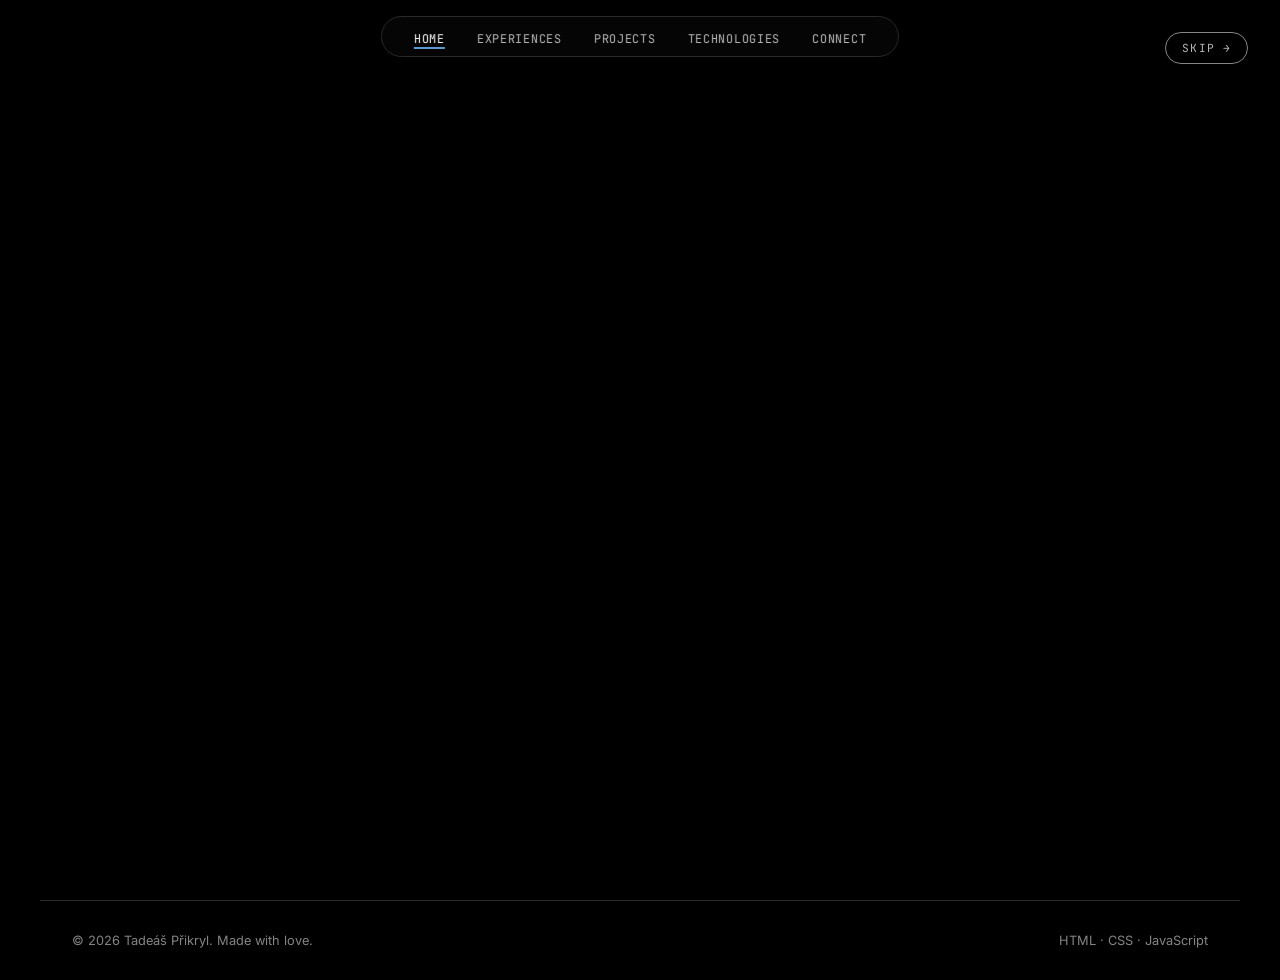
<file: index.html>
<!DOCTYPE html>
<html lang="cs">
<head>
  <meta charset="UTF-8">
  <meta name="viewport" content="width=device-width, initial-scale=1.0">
  <meta name="description" content="Tadeáš Přikryl - Portfolio">
  <title>Tadeáš Přikryl - Portfolio</title>
  <link rel="icon" type="image/svg+xml" href="img/logo.svg">
  <link rel="preconnect" href="https://fonts.googleapis.com">
  <link rel="preconnect" href="https://fonts.gstatic.com" crossorigin>
  <link href="https://fonts.googleapis.com/css2?family=Inter:opsz,wght@14..32,400;14..32,500;14..32,600;14..32,700;14..32,800&family=JetBrains+Mono:wght@400;500&display=swap" rel="stylesheet">
  <link rel="stylesheet" href="css/layout.css">
  <link rel="stylesheet" href="css/home.css">
</head>
<body class="no-scroll" data-page="home">
  <div id="opener" role="presentation" aria-hidden="true">
    <span id="opener-text" aria-hidden="true"></span>
    <button id="skip-opener" aria-label="Skip animation">SKIP &rarr;</button>
  </div>
  <a href="https://yoncz.github.io/" class="logo">
  <div class="logo-circle">
    <img src="img/logo.svg" alt="Home logo" class="logo-img">
  </div>
</a>
  <header>
    <nav id="navbar" aria-label="Hlavní navigace">
      <ul class="nav-links">
        <li><a href="index.html" class="nav-link" data-page="home">Home</a></li>
        <li><a href="experiences.html" class="nav-link" data-page="experiences">Experiences</a></li>
        <li><a href="projects.html" class="nav-link" data-page="projects">Projects</a></li>
        <li><a href="technologies.html" class="nav-link" data-page="technologies">Technologies</a></li>
        <li><a href="connect.html" class="nav-link" data-page="connect">Connect</a></li>
      </ul>
      <button class="hamburger" id="hamburger" aria-label="Otevřít navigační menu" aria-expanded="false" aria-controls="mobile-menu">
        <span class="ham-line"></span>
        <span class="ham-line"></span>
        <span class="ham-line"></span>
      </button>
    </nav>
    <div id="mobile-menu" class="mobile-menu" aria-hidden="true">
      <ul>
        <li><a href="index.html" class="mobile-link">Home</a></li>
        <li><a href="experiences.html" class="mobile-link">Experiences</a></li>
        <li><a href="projects.html" class="mobile-link">Projects</a></li>
        <li><a href="technologies.html" class="mobile-link">Technologies</a></li>
        <li><a href="connect.html" class="mobile-link">Connect</a></li>
      </ul>
    </div>
  </header>

  <main>
    <section id="home" aria-label="Úvod">
      <div class="home-card">
        <div class="home-content">
          <h1 class="home-name">
            <span>Tadeáš</span>
            <span>Přikryl</span>
          </h1>
          <p class="home-role">AI Engineer<span> / </span>Full-Stack Developer</p>
          <p class="home-intro">
            I focus on integrating AI into your software to bring automation and systems to life. I build high-performance web applications and AI-driven solutions.
          </p>
          <div class="home-button">
            <a href="projects.html" class="btn">My work</a>
            <a href="connect.html" class="btn">Connect with me</a>
          </div>
        </div>
      </div>
    </section>
  </main>

  <footer class="site-footer">
    <p>&copy; 2026 Tadeáš Přikryl. Made with love.</p>
    <p class="footer-tech">HTML · CSS · JavaScript</p>
  </footer>

  <script src="js/main.js"></script>
  <script src="js/home.js"></script>
</body>
</html>
</file>
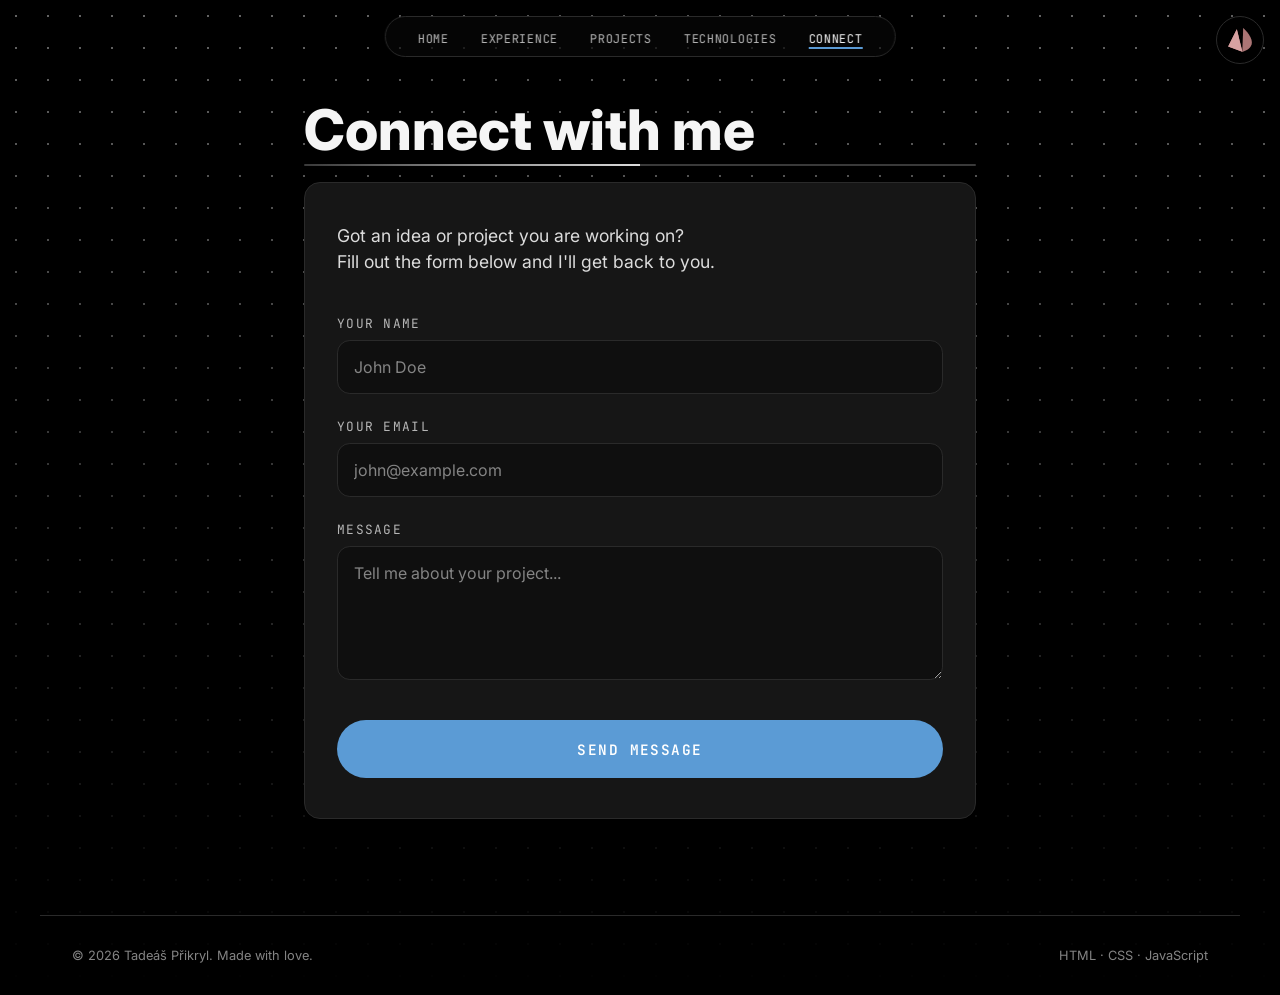
<file: connect.html>
<!DOCTYPE html>
<html lang="cs">
<head>
  <meta charset="UTF-8">
  <meta name="viewport" content="width=device-width, initial-scale=1.0">
  <meta name="description" content="Tadeáš Přikryl - Connect">
  <title>Connect - Tadeáš Přikryl</title>
  <link rel="icon" type="image/svg+xml" href="img/logo.svg">
  <link rel="preconnect" href="https://fonts.googleapis.com">
  <link rel="preconnect" href="https://fonts.gstatic.com" crossorigin>
  <link href="https://fonts.googleapis.com/css2?family=Inter:opsz,wght@14..32,400;14..32,500;14..32,600;14..32,700;14..32,800&family=JetBrains+Mono:wght@400;500&display=swap" rel="stylesheet">
  <link rel="stylesheet" href="css/layout.css">
  <link rel="stylesheet" href="css/connect.css">
</head>
<body data-page="connect">
  <a href="https://yoncz.github.io/" class="logo">
  <div class="logo-circle">
    <img src="img/logo.svg" alt="Home logo" class="logo-img">
  </div>
</a>
  <header>
    <nav id="navbar" aria-label="Main navigation">
      <ul class="nav-links">
        <li><a href="index.html" class="nav-link" data-page="home">Home</a></li>
        <li><a href="experiences.html" class="nav-link" data-page="experiences">Experience</a></li>
        <li><a href="projects.html" class="nav-link" data-page="projects">Projects</a></li>
        <li><a href="technologies.html" class="nav-link" data-page="technologies">Technologies</a></li>
        <li><a href="connect.html" class="nav-link" data-page="connect">Connect</a></li>
      </ul>
      <button class="hamburger" id="hamburger" aria-label="Open menu" aria-expanded="false" aria-controls="mobile-menu">
        <span class="ham-line"></span>
        <span class="ham-line"></span>
        <span class="ham-line"></span>
      </button>
    </nav>
    <div id="mobile-menu" class="mobile-menu" aria-hidden="true">
      <ul>
        <li><a href="index.html" class="mobile-link">Home</a></li>
        <li><a href="experiences.html" class="mobile-link">Experience</a></li>
        <li><a href="projects.html" class="mobile-link">Projects</a></li>
        <li><a href="technologies.html" class="mobile-link">Technologies</a></li>
        <li><a href="connect.html" class="mobile-link">Connect</a></li>
      </ul>
    </div>
  </header>

  <main>
    <section id="connect" aria-label="Contact form">
      <h2 class="section-title">Connect with me</h2>
      <div class="section-divider" aria-hidden="true">
        <div></div>
      </div>
      
      <div class="connect-card">
        <p class="connect-intro">
          Got an idea or project you are working on?<br>
          Fill out the form below and I'll get back to you.
        </p>

        <form class="connect-form" action="https://formspree.io/f/maqvnonk" method="POST">
          <div class="form-group">
            <label for="name" class="form-label">Your Name</label>
            <input type="text" id="name" name="name" class="form-input" placeholder="John Doe" required>
          </div>

          <div class="form-group">
            <label for="email" class="form-label">Your Email</label>
            <input type="email" id="email" name="email" class="form-input" placeholder="john@example.com" required>
          </div>

          <div class="form-group">
            <label for="message" class="form-label">Message</label>
            <textarea id="message" name="message" class="form-textarea" placeholder="Tell me about your project..." rows="5" required></textarea>
          </div>

          <button type="submit" class="btn-submit">Send Message</button>
        </form>
      </div>
    </section>
  </main>

  <footer class="site-footer">
    <p>&copy; 2026 Tadeáš Přikryl. Made with love.</p>
    <p>HTML · CSS · JavaScript</p>
  </footer>

  <script src="js/main.js"></script>
  <script src="js/connect.js"></script>
</body>
</html>
</file>
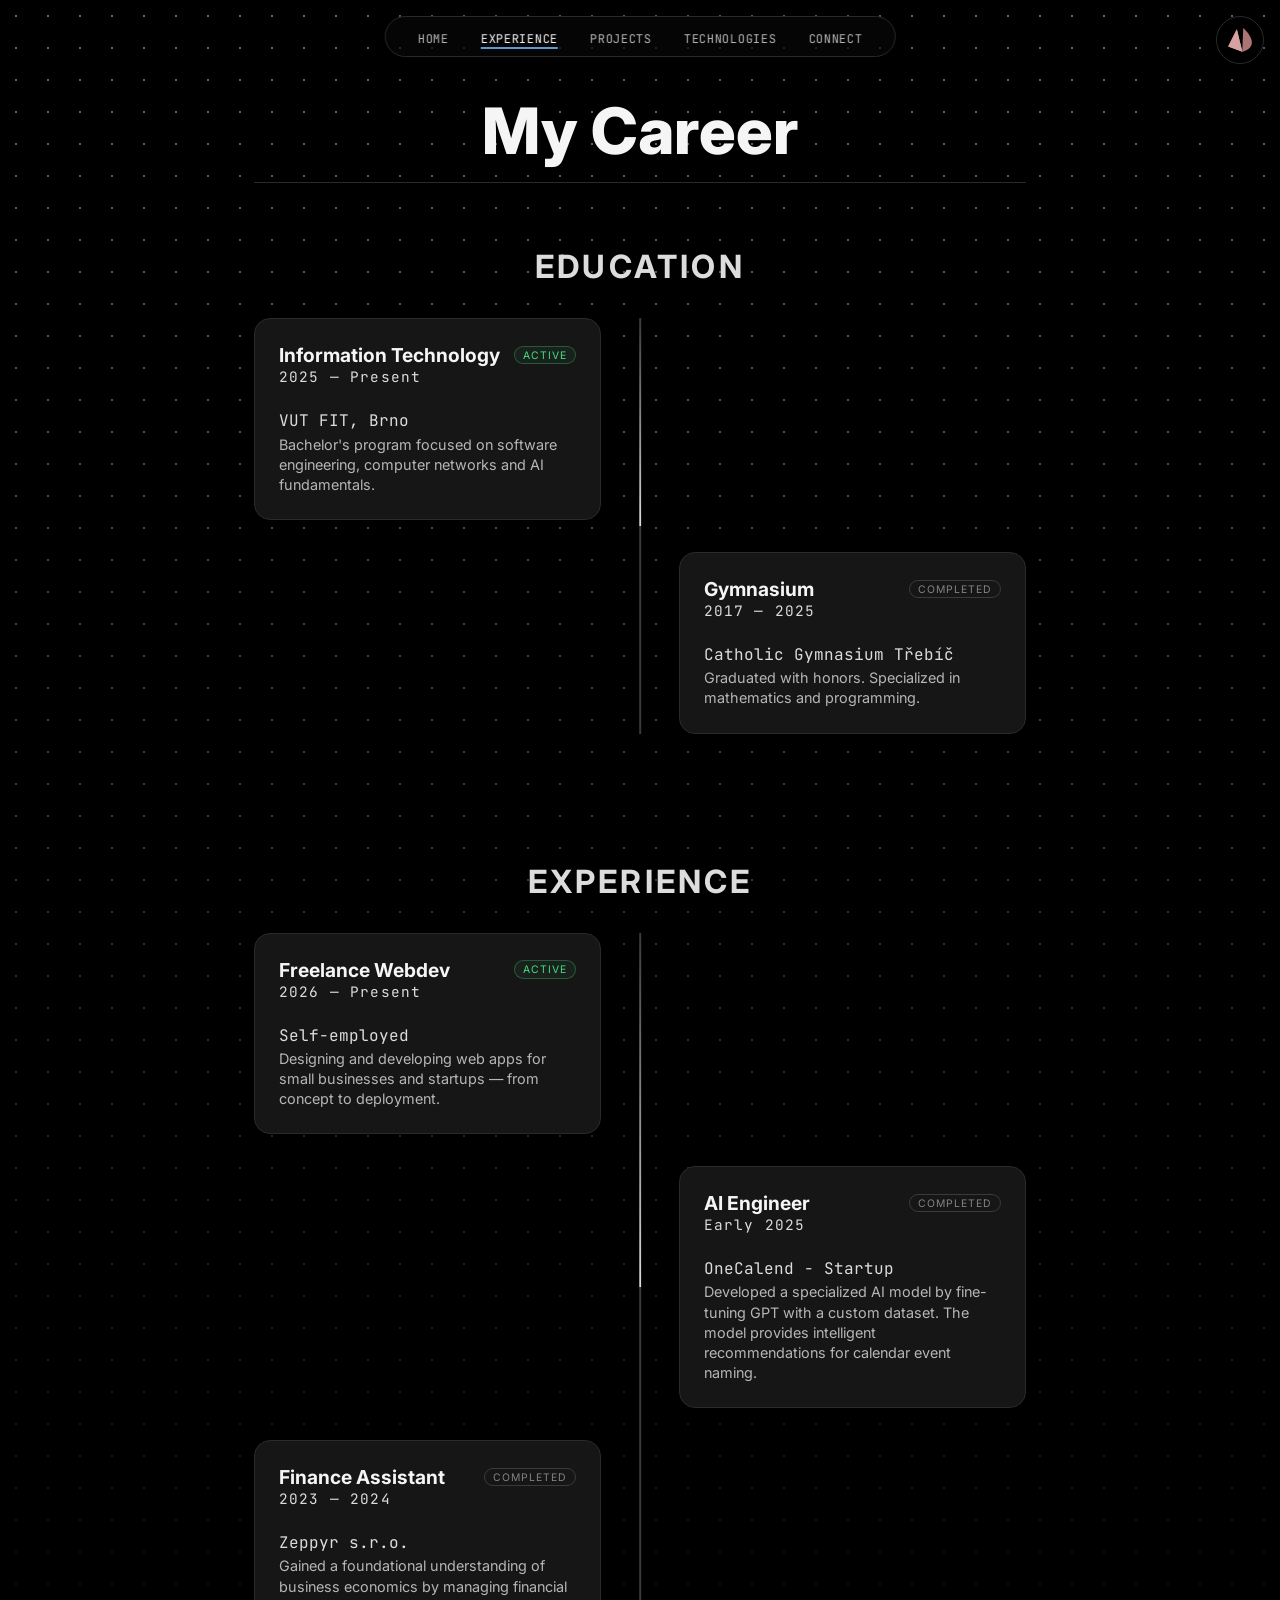
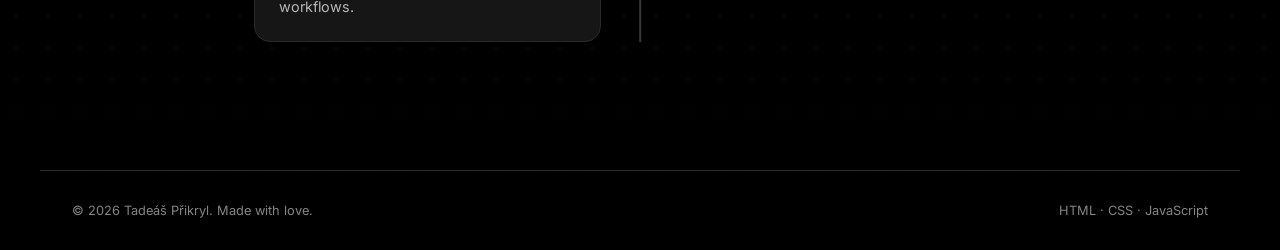
<file: experiences.html>
<!DOCTYPE html>
<html lang="cs">
<head>
  <meta charset="UTF-8">
  <meta name="viewport" content="width=device-width, initial-scale=1.0">
  <meta name="description" content="Tadeáš Přikryl - Experience">
  <title>Experience - Tadeáš Přikryl</title>
  <link rel="icon" type="image/svg+xml" href="img/logo.svg">
  <link rel="preconnect" href="https://fonts.googleapis.com">
  <link rel="preconnect" href="https://fonts.gstatic.com" crossorigin>
  <link href="https://fonts.googleapis.com/css2?family=Inter:opsz,wght@14..32,400;14..32,500;14..32,600;14..32,700;14..32,800&family=JetBrains+Mono:wght@400;500&display=swap" rel="stylesheet">
  <link rel="stylesheet" href="css/layout.css">
  <link rel="stylesheet" href="css/expirience.css">
</head>
<body data-page="experiences">
  <a href="https://yoncz.github.io/" class="logo">
  <div class="logo-circle">
    <img src="img/logo.svg" alt="Home logo" class="logo-img">
  </div>
</a>
  <header>
    <nav id="navbar" aria-label="Main navigation">
      <ul class="nav-links">
        <li><a href="index.html" class="nav-link" data-page="home">Home</a></li>
        <li><a href="experiences.html" class="nav-link" data-page="experiences">Experience</a></li>
        <li><a href="projects.html" class="nav-link" data-page="projects">Projects</a></li>
        <li><a href="technologies.html" class="nav-link" data-page="technologies">Technologies</a></li>
        <li><a href="connect.html" class="nav-link" data-page="connect">Connect</a></li>
      </ul>
      <button class="hamburger" id="hamburger" aria-label="Open menu" aria-expanded="false" aria-controls="mobile-menu">
        <span class="ham-line"></span>
        <span class="ham-line"></span>
        <span class="ham-line"></span>
      </button>
    </nav>
    <div id="mobile-menu" class="mobile-menu" aria-hidden="true">
      <ul>
        <li><a href="index.html" class="mobile-link">Home</a></li>
        <li><a href="experiences.html" class="mobile-link">Experience</a></li>
        <li><a href="projects.html" class="mobile-link">Projects</a></li>
        <li><a href="technologies.html" class="mobile-link">Technologies</a></li>
        <li><a href="connect.html" class="mobile-link">Connect</a></li>
      </ul>
    </div>
  </header>

  <main>
    <section id="experiences" aria-label="Experience">
      <h2 class="section-title">My Career</h2>
      <hr class="section-divider" aria-hidden="true">

      <div class="timeline-section">
        <h3 class="timeline-section-title">Education</h3>
        <div class="timeline">
          <div class="timeline-line" aria-hidden="true">
            <div></div>
          </div>
          <a href="https://www.fit.vut.cz" target="_blank" rel="noopener noreferrer" class="timeline-card left clickable">
            <div class="exp-card-head">
              <span class="exp-title">Information Technology</span>
              <span class="exp-badge exp-badge--active">Active</span>
            </div>
            <p class="exp-date">2025 — Present</p>
            <p class="exp-place">VUT FIT, Brno</p>
            <p class="exp-desc">Bachelor's program focused on software engineering, computer networks and AI fundamentals.</p>
          </a>
          <a href="https://www.kgtrebic.cz" target="_blank" rel="noopener noreferrer" class="timeline-card right clickable">
            <div class="exp-card-head">
              <span class="exp-title">Gymnasium</span>
              <span class="exp-badge">Completed</span>
            </div>
            <p class="exp-date">2017 — 2025</p>
            <p class="exp-place">Catholic Gymnasium Třebíč</p>
            <p class="exp-desc">Graduated with honors. Specialized in mathematics and programming.</p>
          </a>
        </div>
      </div>

      <div class="timeline-section">
        <h3 class="timeline-section-title">Experience</h3>
        <div class="timeline">
          <div class="timeline-line" aria-hidden="true">
            <div></div>
          </div>
          <div class="timeline-card left">
            <div class="exp-card-head">
              <span class="exp-title">Freelance Webdev</span>
              <span class="exp-badge exp-badge--active">Active</span>
            </div>
            <p class="exp-date">2026 — Present</p>
            <p class="exp-place">Self-employed</p>
            <p class="exp-desc">Designing and developing web apps for small businesses and startups — from concept to deployment.</p>
          </div>
          <div class="timeline-card right">
            <div class="exp-card-head">
              <span class="exp-title">AI Engineer</span>
              <span class="exp-badge">Completed</span>
            </div>
            <p class="exp-date">Early 2025</p>
            <p class="exp-place">OneCalend - Startup</p>
            <p class="exp-desc">Developed a specialized AI model by fine-tuning GPT with a custom dataset. The model provides intelligent recommendations for calendar event naming.</p>
          </div>
          <div class="timeline-card left">
            <div class="exp-card-head">
              <span class="exp-title">Finance Assistant</span>
              <span class="exp-badge">Completed</span>
            </div>
            <p class="exp-date">2023 — 2024</p>
            <p class="exp-place">Zeppyr s.r.o.</p>
            <p class="exp-desc">Gained a foundational understanding of business economics by managing financial workflows.</p>
          </div>
        </div>
      </div>
    </section>
  </main>

  <footer class="site-footer">
    <p>&copy; 2026 Tadeáš Přikryl. Made with love.</p>
    <p>HTML · CSS · JavaScript</p>
  </footer>

  <script src="js/main.js"></script>
</body>
</html>
</file>
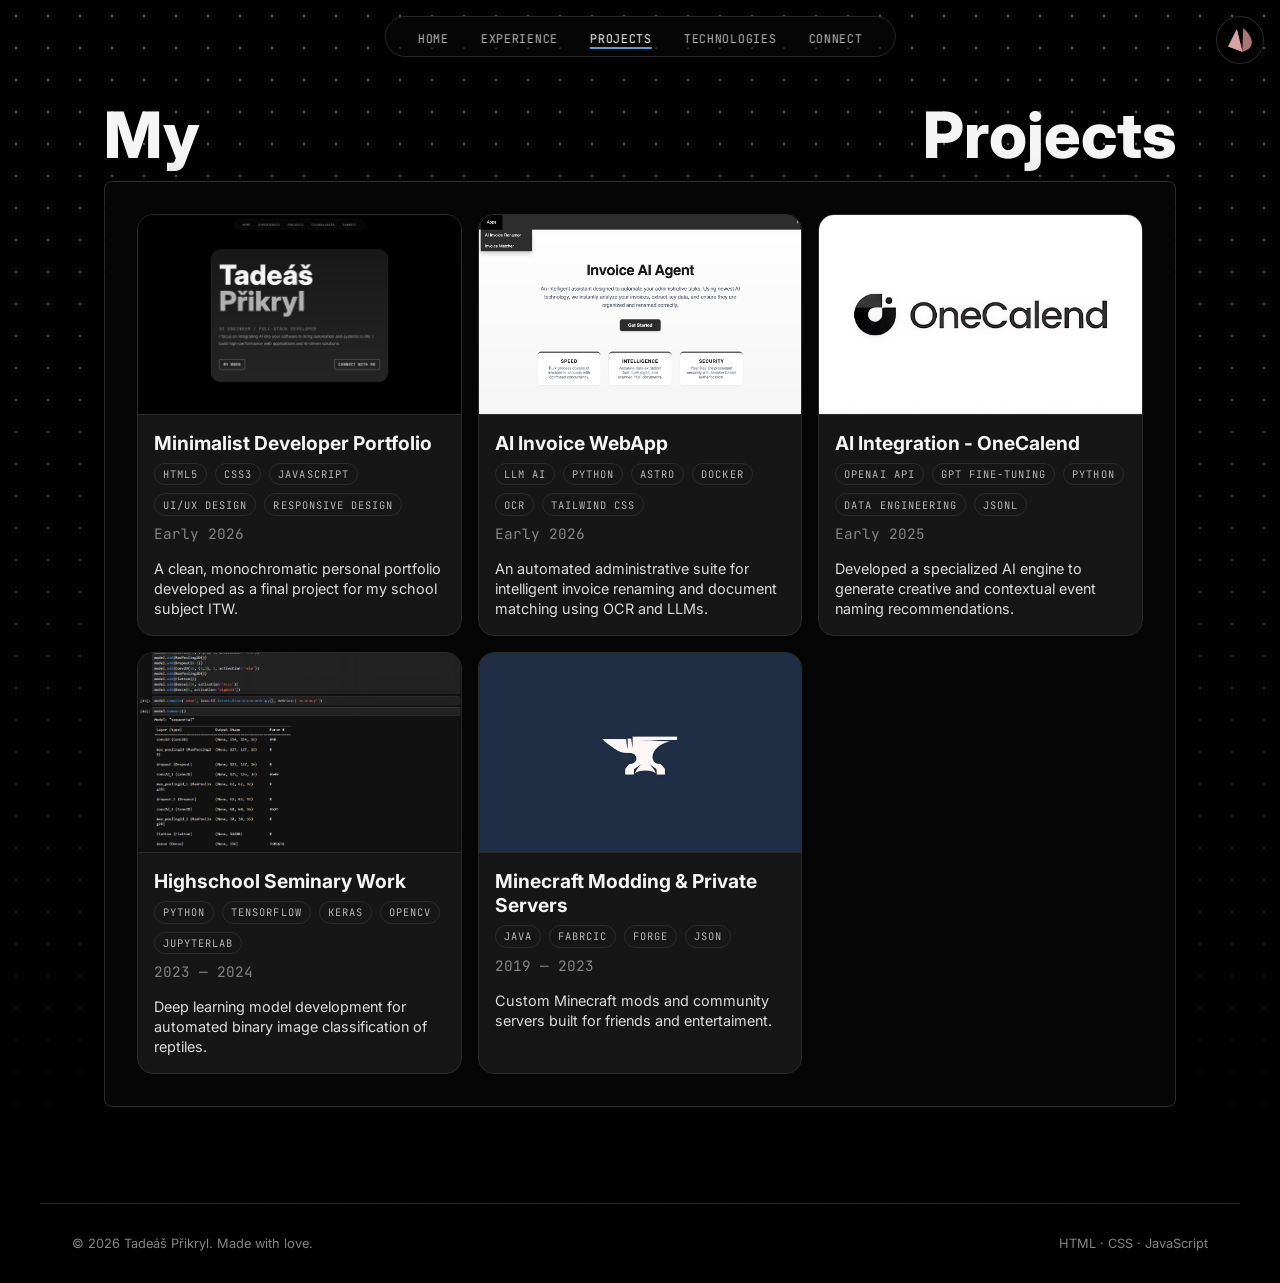
<file: projects.html>
<!DOCTYPE html>
<html lang="cs">
<head>
  <meta charset="UTF-8">
  <meta name="viewport" content="width=device-width, initial-scale=1.0">
  <meta name="description" content="Tadeáše Přikryla - Projects">
  <title>Projects - Tadeáš Přikryl</title>
  <link rel="icon" type="image/svg+xml" href="img/logo.svg">
  <link rel="preconnect" href="https://fonts.googleapis.com">
  <link rel="preconnect" href="https://fonts.gstatic.com" crossorigin>
  <link href="https://fonts.googleapis.com/css2?family=Inter:opsz,wght@14..32,400;14..32,500;14..32,600;14..32,700;14..32,800&family=JetBrains+Mono:wght@400;500&display=swap" rel="stylesheet">
  <link rel="stylesheet" href="css/layout.css">
  <link rel="stylesheet" href="css/projects.css">
</head>
<body data-page="projects">
  <a href="https://yoncz.github.io/" class="logo">
  <div class="logo-circle">
    <img src="img/logo.svg" alt="Home logo" class="logo-img">
  </div>
</a>
  <header>
    <nav id="navbar" aria-label="Main navigation">
      <ul class="nav-links">
        <li><a href="index.html" class="nav-link" data-page="home">Home</a></li>
        <li><a href="experiences.html" class="nav-link" data-page="experiences">Experience</a></li>
        <li><a href="projects.html" class="nav-link" data-page="projects">Projects</a></li>
        <li><a href="technologies.html" class="nav-link" data-page="technologies">Technologies</a></li>
        <li><a href="connect.html" class="nav-link" data-page="connect">Connect</a></li>
      </ul>
      <button class="hamburger" id="hamburger" aria-label="Open menu" aria-expanded="false" aria-controls="mobile-menu">
        <span class="ham-line"></span>
        <span class="ham-line"></span>
        <span class="ham-line"></span>
      </button>
    </nav>
    <div id="mobile-menu" class="mobile-menu" aria-hidden="true">
      <ul>
        <li><a href="index.html" class="mobile-link">Home</a></li>
        <li><a href="experiences.html" class="mobile-link">Experience</a></li>
        <li><a href="projects.html" class="mobile-link">Projects</a></li>
        <li><a href="technologies.html" class="mobile-link">Technologies</a></li>
        <li><a href="connect.html" class="mobile-link">Connect</a></li>
      </ul>
    </div>
  </header>

  <main>
    <section id="projects" aria-label="Projects">
      <h2 class="section-title">
        <span>My</span>
        <span>Projects</span>
      </h2>
      <div class="projects-glass-box">
        <div class="projects-grid" id="projects-grid" role="list"></div>
      </div>
    </section>
  </main>

  <div id="modal" class="modal" role="dialog" aria-modal="true" aria-label="Project Detail" aria-hidden="true">
    <div class="modal-backdrop" id="modal-backdrop"></div>
    <div class="modal-panel">
      <button class="modal-close" id="modal-close" aria-label="Close project detail">
        <span aria-hidden="true">✕</span>
      </button>
      <div class="modal-body" id="modal-body"></div>
    </div>
  </div>

  <footer class="site-footer">
    <p>&copy; 2026 Tadeáš Přikryl. Made with love.</p>
    <p>HTML · CSS · JavaScript</p>
  </footer>

  <script src="js/main.js"></script>
  <script src="js/projects-data.js"></script>
  <script src="js/projects.js"></script>
</body>
</html>
</file>
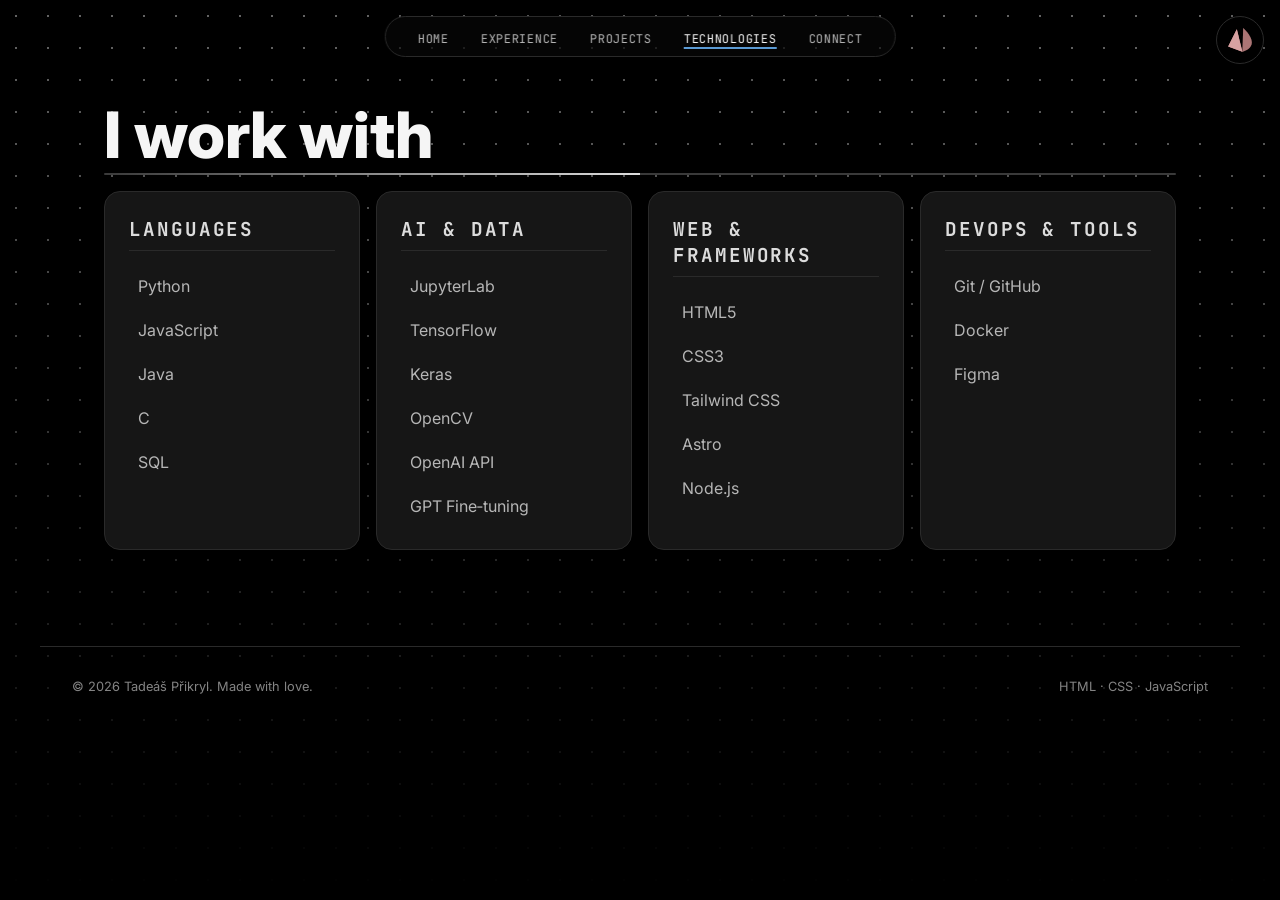
<file: technologies.html>
<!DOCTYPE html>
<html lang="cs">
<head>
  <meta charset="UTF-8">
  <meta name="viewport" content="width=device-width, initial-scale=1.0">
  <meta name="description" content="Tadeáš Přikryl - Technologies">
  <title>Technologies — Tadeáš Přikryl</title>
  <link rel="icon" type="image/svg+xml" href="img/logo.svg">
  <link rel="preconnect" href="https://fonts.googleapis.com">
  <link rel="preconnect" href="https://fonts.gstatic.com" crossorigin>
  <link href="https://fonts.googleapis.com/css2?family=Inter:opsz,wght@14..32,400;14..32,500;14..32,600;14..32,700;14..32,800&family=JetBrains+Mono:wght@400;500&display=swap" rel="stylesheet">
  <link rel="stylesheet" href="css/layout.css">
  <link rel="stylesheet" href="css/technologies.css">
</head>
<body data-page="technologies">
  <a href="https://yoncz.github.io/" class="logo">
  <div class="logo-circle">
    <img src="img/logo.svg" alt="Home logo" class="logo-img">
  </div>
</a>
  <header>
    <nav id="navbar" aria-label="Main navigation">
      <ul class="nav-links">
        <li><a href="index.html" class="nav-link" data-page="home">Home</a></li>
        <li><a href="experiences.html" class="nav-link" data-page="experiences">Experience</a></li>
        <li><a href="projects.html" class="nav-link" data-page="projects">Projects</a></li>
        <li><a href="technologies.html" class="nav-link" data-page="technologies">Technologies</a></li>
        <li><a href="connect.html" class="nav-link" data-page="connect">Connect</a></li>
      </ul>
      <button class="hamburger" id="hamburger" aria-label="Open menu" aria-expanded="false" aria-controls="mobile-menu">
        <span class="ham-line"></span>
        <span class="ham-line"></span>
        <span class="ham-line"></span>
      </button>
    </nav>
    <div id="mobile-menu" class="mobile-menu" aria-hidden="true">
      <ul>
        <li><a href="index.html" class="mobile-link">Home</a></li>
        <li><a href="experiences.html" class="mobile-link">Experience</a></li>
        <li><a href="projects.html" class="mobile-link">Projects</a></li>
        <li><a href="technologies.html" class="mobile-link">Technologies</a></li>
        <li><a href="connect.html" class="mobile-link">Connect</a></li>
      </ul>
    </div>
  </header>

  <main>
    <section id="technologies" aria-label="Technologies">
      <h2 class="section-title">I work with</h2>
      <div class="section-divider" aria-hidden="true">
        <div></div>
      </div>

      <div class="tech-groups">
        <div class="tech-group">
          <h3 class="tech-group-title">Languages</h3>
          <ul class="tech-list">
            <li class="tech-item">Python</li>
            <li class="tech-item">JavaScript</li>
            <li class="tech-item">Java</li>
            <li class="tech-item">C</li>
            <li class="tech-item">SQL</li>
          </ul>
        </div>

        <div class="tech-group">
          <h3 class="tech-group-title">AI & Data</h3>
          <ul class="tech-list">
            <li class="tech-item">JupyterLab</li>
            <li class="tech-item">TensorFlow</li>
            <li class="tech-item">Keras</li>
            <li class="tech-item">OpenCV</li>
            <li class="tech-item">OpenAI API</li>
            <li class="tech-item">GPT Fine‑tuning</li>
          </ul>
        </div>

        <div class="tech-group">
          <h3 class="tech-group-title">Web & Frameworks</h3>
          <ul class="tech-list">
            <li class="tech-item">HTML5</li>
            <li class="tech-item">CSS3</li>
            <li class="tech-item">Tailwind CSS</li>
            <li class="tech-item">Astro</li>
            <li class="tech-item">Node.js</li>
          </ul>
        </div>

        <div class="tech-group">
          <h3 class="tech-group-title">DevOps & Tools</h3>
          <ul class="tech-list">
            <li class="tech-item">Git / GitHub</li>
            <li class="tech-item">Docker</li>
            <li class="tech-item">Figma</li>
          </ul>
        </div>
      </div>
    </section>
  </main>

  <footer class="site-footer">
    <p>&copy; 2026 Tadeáš Přikryl. Made with love.</p>
    <p>HTML · CSS · JavaScript</p>
  </footer>

  <script src="js/main.js"></script>
</body>
</html>
</file>
<file: css/layout.css>
/* --- VARIABLES --- */
:root {
  --clr-bg:         black;
  --clr-surface:    #161616;
  --clr-surface-2:  #1e1e1e;
  --clr-border:     #2a2a2a;
  --clr-muted:      #3a3a3a;
  --clr-gray-d:     #848484;
  --clr-gray:       #b6b6b6;
  --clr-gray-l:     #dcdcdc;
  --clr-text:       #e0e0e0;
  --clr-white:      #f5f5f5;
  --clr-accent:     #5b9bd5;
  --clr-accent-dim: rgba(91, 155, 213, 0.12);
  --font-main:   'Inter', sans-serif;
  --font-mono:    'JetBrains Mono', monospace;
  --navbar-offset: 1rem;
  --ease-out:   cubic-bezier(0.22, 1, 0.36, 1);
  --transition: 0.3s var(--ease-out);
}

/* --- RESET & GLOBALS --- */
*, *::before, *::after {
  box-sizing: border-box;
  margin: 0;
  padding: 0;
}

html { 
  scroll-behavior: smooth; 
}

body {
  background-color: var(--clr-bg);
  color: var(--clr-text);
  font-family: var(--font-main);
  font-size: 1rem;
  -webkit-font-smoothing: antialiased;
  overflow-x: hidden;
  position: relative;
  min-height: 100vh;
}

body::before {
  content: "";
  position: absolute;
  inset: 0;
  z-index: -1;
  pointer-events: none;
  background-image: radial-gradient(rgba(255, 255, 255, 0.398) 1px, transparent 1px);
  background-size: 2rem 2rem;
  -webkit-mask-image: linear-gradient(to bottom, black 0%, rgba(0, 0, 0, 0.5) 50%, transparent 100%);
  mask-image: linear-gradient(to bottom, black 0%, rgba(0, 0, 0, 0.5) 50%, transparent 100%);
  filter: blur(.5px);
}

body.no-scroll { overflow: hidden; }
a { color: inherit; text-decoration: none; }
ul { list-style: none; }
img { max-width: 100%; height: auto; display: block; }

:focus-visible {
  outline: 2px solid var(--clr-accent);
  outline-offset: 4px;
}

/* --- HEADER & NAVIGATION --- */
header {
  position: fixed;
  top: var(--navbar-offset);
  left: 50%;
  transform: translateX(-50%);
  z-index: 1000;
}

#navbar {
  display: flex;
  align-items: center;
  gap: 2rem;
  padding: 0.6rem 2rem;
  border-radius: 2rem;
  background-color: rgba(28, 28, 28, 0.2);
  backdrop-filter: blur(18px);
  -webkit-backdrop-filter: blur(18px);
  border: 1px solid var(--clr-border);
  box-shadow: 0 8px 32px rgba(0, 0, 0, 0.4);
}

.nav-links { display: flex; align-items: center; gap: 2rem; }

.nav-link {
  font-family: var(--font-mono);
  font-size: 0.75rem;
  letter-spacing: 0.06em;
  text-transform: uppercase;
  color: var(--clr-gray);
  position: relative;
  transition: color 0.25s;
}

.nav-link::after {
  content: '';
  position: absolute;
  bottom: -2px; left: 0;
  width: 0; height: 1.5px;
  background-color: var(--clr-accent);
  transition: width 0.25s ease;
}

.nav-link:hover, .nav-link.active { color: var(--clr-white); }
.nav-link.active::after, .nav-link:hover::after { width: 100%; }

/* --- LOGO --- */
.logo {
  position: fixed;
  top: 1rem;
  right: 1rem;
  z-index: 2;
  text-decoration: none;
  transition: transform 0.3s cubic-bezier(0.22, 1, 0.36, 1);
}

.logo-circle {
  width: 48px;
  height: 48px;
  background-color: var(--clr-bg);
  border: 1px solid #2a2a2a;
  border-radius: 50%;
  display: flex;
  align-items: center;
  justify-content: center;
  box-shadow: 0 10px 30px rgba(0,0,0,0.3);
  transition: border-color 0.3s ease, background-color 0.3s ease;
}

.logo-img {
  width: 24px;
  height: 24px;
  display: block;
}

.logo:hover {
  transform: scale(1.1);
}

.logo:hover .logo-circle {
  border-color: var(--clr-gray-l);
  background-color: #252525;
}

/* --- MOBILE MENU --- */
.hamburger {
  display: none;
  flex-direction: column;
  justify-content: space-between;
  width: 28px; height: 18px;
  background: none; border: none;
  cursor: pointer;
}

.ham-line {
  display: block; width: 100%; height: 1px;
  background-color: var(--clr-gray-l);
  transition: transform 0.3s, opacity 0.3s;
}

.mobile-menu {
  max-height: 0;
  overflow: hidden;
  background-color: rgba(22, 22, 22, 0.98);
  backdrop-filter: blur(18px);
  border-radius: 1.5rem;
  margin-top: 0;
  border: 0px solid transparent;
  opacity: 0;
  pointer-events: none;
  transition: max-height 0.4s ease, opacity 0.3s ease, margin 0.3s ease;
}

.mobile-menu.is-open {
  max-height: 320px;
  opacity: 1;
  margin-top: 0.75rem;
  border: 1px solid var(--clr-border);
  pointer-events: auto;
}

/* --- SHARED COMPONENTS & FOOTER --- */
.btn {
  display: inline-flex;
  align-items: center;
  font-family: var(--font-mono);
  font-size: 0.9rem;
  padding: .7rem 1rem;
  border-radius: .5rem;
  border: .1rem solid var(--clr-gray);
  cursor: pointer;
  transition: all 0.3s;
}

.btn:hover {
  transform: translateY(-.3rem);
  background-color: #4a8ac4;
  border-color: transparent;
}

.site-footer {
  padding: 2rem;
  border-top: 1px solid var(--clr-border);
  display: flex;
  justify-content: space-between;
  max-width: 1200px;
  margin: 0 auto;
  font-size: 0.8rem;
  color: var(--clr-gray-d);
}

/* --- RESPONSIVE DESIGN --- */
@media (max-width: 768px) {
  header {
    left: 1rem;
    transform: none;
    width: auto;
    right: auto;
  }
  #navbar {
    width: fit-content;
    padding: 0.8rem;
    border-radius: 1.2rem;
  }
  .nav-links { display: none; }
  .hamburger { display: flex; }
  .mobile-menu {
    border-radius: 1.5rem;
    margin-top: 0.75rem;
    padding: 1rem 0;
    background-color: rgba(22, 22, 22, 0.98);
    min-width: 200px;
  }
  .mobile-link {
    display: block;
    padding: 0.8rem 2rem;
    font-family: var(--font-mono);
    font-size: 0.85rem;
    letter-spacing: 0.05em;
    text-transform: uppercase;
    color: var(--clr-gray);
    text-decoration: none;
    transition: color 0.2s;
  }
  .mobile-link:hover {
    color: var(--clr-white);
    background-color: rgba(255, 255, 255, 0.03);
  }
  .site-footer { 
    flex-direction: column; 
    gap: 1rem; 
    text-align: center;
  }
}
</file>
<file: css/home.css>
/* --- OPENER STYLES --- */
#opener {
  position: fixed;
  inset: 0;
  display: flex;
  align-items: center;
  justify-content: center;
  background-color: var(--clr-bg);
  z-index: 100;
  transform: translateY(0);
  transition: transform 0.8s cubic-bezier(0.22, 1, 0.36, 1);
}

#opener.slide-up {
  transform: translateY(-100%);
}

#opener-text {
  font-family: var(--font-main);
  font-size: clamp(3rem, 10vw, 8rem);
  font-weight: 800;
  color: var(--clr-white);
  transition: opacity 0.18s ease;
}

.opener-corner {
  position: absolute;
  width: 24px; height: 24px;
  border-color: var(--clr-gray-d);
  border-style: solid;
}

.opener-corner.top-left     { top: 2rem; left: 2rem;   border-width: 1px 0 0 1px; }
.opener-corner.top-right    { top: 2rem; right: 2rem;  border-width: 1px 1px 0 0; }
.opener-corner.bottom-left  { bottom: 2rem; left: 2rem;  border-width: 0 0 1px 1px; }
.opener-corner.bottom-right { bottom: 2rem; right: 2rem; border-width: 0 1px 1px 0; }

/* --- SKIP BUTTON --- */
#skip-opener {
  position: absolute;
  top: 2rem;
  right: 2rem;
  z-index: 10000;
  background: transparent;
  border: 1px solid var(--clr-gray-d);
  color: var(--clr-gray);
  padding: 0.5rem 1rem;
  font-family: var(--font-mono);
  font-size: 0.7rem;
  letter-spacing: 0.1em;
  cursor: pointer;
  border-radius: 2rem;
  transition: all var(--transition);
}

#skip-opener:hover {
  color: var(--clr-white);
  border-color: var(--clr-white);
  background-color: rgba(255, 255, 255, 0.05);
}

/* --- HOME SECTION LAYOUT --- */
#home {
  display: flex;
  justify-content: center;
  align-items: center;
  min-height: 100vh;
  position: relative;
  padding: 6rem 4rem;
  overflow: hidden;
}

.home-card {
  position: relative;
  z-index: 2;
  width: 100%;
  max-width: 720px;
  padding: 3rem 2rem;
  border-radius: 2.5rem;
  border: .1rem solid var(--clr-border);
  background: linear-gradient(to bottom, #181818 0%, #1e1e1e 40%, #252525 100%);
  box-shadow: 0 20px 50px rgba(0,0,0,0.4);
}

.home-name {
  font-family: var(--font-main);
  font-size: clamp(3.5rem, 9vw, 7rem);
  font-weight: 800;
  line-height: 0.95;
  color: var(--clr-white);
  margin-bottom: 3rem;
}

.home-name :last-child { color: var(--clr-gray-l); }
.home-name span { display: block; }

.home-role {
  font-family: var(--font-mono);
  font-size: 1.1rem;
  letter-spacing: 0.06em;
  color: var(--clr-gray);
  margin-bottom: .3rem;
  text-transform: uppercase;
}

.home-intro {
  font-size: 1rem;
  font-family: var(--font-main);
  line-height: 1.8;
  color: var(--clr-gray-l);
  margin-bottom: 3rem;
}

.home-button {
  display: flex;
  justify-content: space-between;
}

/* --- RESPONSIVE DESIGN --- */
@media (max-width: 768px) {
  #home { padding: 2rem; }
  .home-card { padding: 2rem; border-radius: 2rem; }
  .home-button { flex-wrap: wrap; gap: 1rem; }
}
</file>
<file: css/connect.css>
/* --- LAYOUT --- */
#connect {
  padding: 6rem 4rem;
  max-width: 800px;
  margin: 0 auto;
}

.section-title {
  font-family: var(--font-main);
  font-size: clamp(3.5rem, 3vw, 7rem);
  font-weight: 800;
  color: var(--clr-white);
}

.section-divider {
  width: 100%;
  height: .1rem;
  background-color: var(--clr-muted);
  overflow: hidden;
  border-radius: 1px;
  margin: 0 0 1rem 0;
}

.section-divider > div {
  display: block;
  width: 50%;
  height: 100%;
  background: linear-gradient(to right, transparent, var(--clr-gray-l));
  animation: scroll-horizontal 2s ease-in-out infinite;
}

@keyframes scroll-horizontal {
  0%   { transform: translateX(-100%); }
  50%  { transform: translateX(0%); }
  100% { transform: translateX(200%); }
}

/* --- CONNECT CARD --- */
.connect-card {
  background: var(--clr-surface);
  border: .1rem solid var(--clr-border);
  border-radius: 1rem;
  padding: 2.5rem 2rem;
}

.connect-intro {
  font-family: var(--font-main);
  font-size: 1.1rem;
  color: var(--clr-gray-l);
  line-height: 1.5;
  margin-bottom: 2.5rem;
}

/* --- FORM ELEMENTS --- */
.connect-form {
  display: flex;
  flex-direction: column;
  gap: 1.5rem;
}

.form-group {
  display: flex;
  flex-direction: column;
  gap: 0.5rem;
}

.form-label {
  font-family: var(--font-mono);
  font-size: 0.8rem;
  text-transform: uppercase;
  letter-spacing: 0.1em;
  color: var(--clr-gray);
}

.form-input,
.form-textarea {
  background: rgba(0,0,0,0.3);
  border: .1rem solid var(--clr-border);
  border-radius: 0.8rem;
  padding: 1rem;
  font-family: var(--font-main);
  font-size: 1rem;
  color: var(--clr-white);
  transition: all var(--transition);
  resize: vertical;
}

.form-input::placeholder,
.form-textarea::placeholder {
  color: var(--clr-gray-d);
}

.form-input:focus,
.form-textarea:focus {
  outline: none;
  border-color: var(--clr-accent);
  background-color: rgba(91, 155, 213, 0.05);
}

/* --- BUTTON STATES --- */
.btn-submit {
  display: inline-flex;
  align-items: center;
  justify-content: center;
  margin-top: 1rem;
  padding: 1.2rem;
  background: var(--clr-accent);
  color: #fff;
  border: none;
  border-radius: 2rem;
  font-family: var(--font-mono);
  font-size: 0.9rem;
  font-weight: 600;
  text-transform: uppercase;
  letter-spacing: 0.1em;
  cursor: pointer;
  transition: all var(--transition);
}

.btn-submit:hover:not(:disabled) {
  background: #4a8ac4;
  transform: translateY(-2px);
}

.btn-submit:disabled { opacity: 0.7; cursor: not-allowed; }

.btn-submit.success { background: #2e7d32; pointer-events: none; }
.btn-submit.error { background: #b71c1c; }

/* --- RESPONSIVENESS --- */
@media (max-width: 768px) {
  #connect { padding: 4rem 1.5rem; }
  .connect-card { padding: 2rem 1.5rem; }
}
</file>
<file: css/expirience.css>
/* --- SECTION LAYOUT --- */
#experiences {
  padding: 6rem 4rem;
  max-width: 900px;
  margin: 0 auto;
}

#experiences h2 {
  font-family: var(--font-main);
  font-size: clamp(3.5rem, 5vw, 7rem);
  font-weight: 800;
  color: var(--clr-white);
  line-height: 1.1;
  text-align: center;
  margin-bottom: 1rem;
}

#experiences hr {
  width: 100%;
  margin: 0 auto 4rem auto;
  border: none;
  border-top: 0.1rem solid var(--clr-border);
}

#experiences h3 {
  font-family: var(--font-main);
  font-size: 2rem;
  font-weight: 700;
  color: var(--clr-gray-l);
  text-align: center;
  text-transform: uppercase;
  letter-spacing: 0.1em;
  margin-bottom: 2rem;
}

/* --- TIMELINE STRUCTURE --- */
.timeline {
  position: relative;
  margin-bottom: 8rem;
}

.timeline-section:last-child .timeline {
  margin-bottom: 0;
}

.timeline-line {
  position: absolute;
  left: 50%;
  transform: translateX(-50%);
  top: 0;
  bottom: 0;
  width: .1rem;
  background-color: var(--clr-muted);
  overflow: hidden;
}

.timeline-line div {
  display: block;
  width: 100%;
  height: 50%;
  background: linear-gradient(to bottom, transparent, var(--clr-gray-l));
  animation: scroll-anim 2s ease-in-out infinite;
}

/* --- CARDS --- */
.timeline-card {
  position: relative;
  width: 45%;
  padding: 1.5rem;
  background: var(--clr-surface);
  border: .1rem solid var(--clr-border);
  border-radius: 1rem;
  z-index: 1;
  margin-bottom: 2rem;
  color: inherit;
  display: block;
}

.timeline-card.left { margin-right: auto; margin-left: 0; }
.timeline-card.right { margin-left: auto; margin-right: 0; }

.timeline-card.clickable {
  cursor: pointer;
  transition: border-color 0.2s, transform 0.2s;
}

.timeline-card.clickable:hover {
  border-color: var(--clr-accent);
  transform: translateY(-2px);
}

/* --- CARD CONTENT --- */
.exp-card-head {
  display: flex;
  align-items: center;
  justify-content: space-between;
}

.exp-date {
  font-size: .9rem;
  letter-spacing: 0.08em;
  color: var(--clr-gray-l);
  font-family: var(--font-mono);
  margin-bottom: 1.5rem;
}

.exp-badge {
  font-size: 0.65rem;
  letter-spacing: 0.1em;
  text-transform: uppercase;
  color: var(--clr-gray-d);
  border: 1px solid var(--clr-muted);
  border-radius: 4rem;
  padding: .1rem .5rem;
}

.exp-badge--active {
  color: #4ade80;
  border-color: rgba(74,222,128,0.3);
  background-color: rgba(74,222,128,0.06);
}

.exp-title {
  font-family: var(--font-main);
  font-size: 1.2rem;
  font-weight: 700;
  color: var(--clr-white);
}

.exp-place {
  font-size: 1rem;
  font-family: var(--font-mono);
  color: var(--clr-gray-l);
  margin-bottom: .2rem;
}

.exp-desc {
  font-size: 0.9rem;
  color: var(--clr-gray);
  line-height: 1.4;
  font-family: var(--font-main);
}

/* --- ANIMATIONS & RESPONSIVENESS --- */
@keyframes scroll-anim {
  0%   { transform: translateY(-100%); }
  50%  { transform: translateY(0); }
  100% { transform: translateY(200%); }
}

@media (max-width: 768px) {
  .timeline-line { left: 1rem; transform: none; }
  .timeline-card {
    width: calc(100% - 2rem);
    margin-left: 2rem !important;
    margin-right: 0 !important;
  }
}
</file>
<file: css/projects.css>
/* --- PROJECTS SECTION LAYOUT --- */
#projects {
  padding: 6rem 4rem;
  max-width: 1200px;
  margin: 0 auto;
}

.section-title {
  font-family: var(--font-main);
  font-size: clamp(3.5rem, 5vw, 7rem);
  font-weight: 800;
  color: var(--clr-white);
  margin-bottom: .5rem;
  display: flex;
  justify-content: space-between;
  align-items: baseline;
}

.projects-glass-box {
  background-color: rgba(28, 28, 28, 0.2);
  backdrop-filter: blur(0.5rem);
  -webkit-backdrop-filter: blur(0.5rem);
  border: 1px solid var(--clr-border);
  border-radius: .5rem;
  padding: 2rem;
  box-shadow: 0 8px 32px rgba(0, 0, 0, 0.4);
}

.projects-grid {
  display: grid;
  grid-template-columns: repeat(3, 1fr);
  gap: 1rem;
}

/* --- PROJECT CARDS --- */
.project-card {
  background: var(--clr-surface);
  border: .1rem solid var(--clr-border);
  border-radius: 1rem;
  overflow: hidden;
  cursor: pointer;
  transition: all var(--transition);
}

.project-card:hover {
  border-color: var(--clr-accent);
  transform: translateY(-.2rem);
  box-shadow: 0 12px 40px rgba(0,0,0,0.5);
}

.project-preview {
  height: 200px;
  background: linear-gradient(135deg, var(--clr-surface-2), var(--clr-surface));
  display: flex;
  align-items: center;
  justify-content: center;
  position: relative;
  overflow: hidden;
  border-bottom: 1px solid var(--clr-border);
}

.project-preview img {
  position: absolute;
  inset: 0;
  width: 100%;
  height: 100%;
  object-fit: cover;
  opacity: 0;
  transition: opacity 0.3s ease;
}

.image-loaded img { opacity: 1; }

.project-preview span {
  font-family: var(--font-main);
  font-size: 6rem;
  font-weight: 800;
  color: var(--clr-border);
  transition: opacity 0.3s ease;
  z-index: 1;
}

.image-loaded span { opacity: 0; }

.project-info { padding: 1rem; }

.project-info h3 {
  font-family: var(--font-main);
  font-size: 1.2rem;
  font-weight: 700;
  color: var(--clr-white);
  margin-bottom: .5rem;
}

.project-tags {
  display: flex;
  flex-wrap: wrap;
  gap: .5rem;
  margin-bottom: .5rem;
}

.project-tag {
  font-size: 0.65rem;
  letter-spacing: 0.1em;
  text-transform: uppercase;
  color: var(--clr-gray);
  border: 1px solid var(--clr-border);
  border-radius: 4rem;
  padding: .2rem .5rem;
  font-family: var(--font-mono);
}

.project-year {
  display: block;
  font-size: 0.9rem;
  color: var(--clr-gray-d);
  font-family: var(--font-mono);
  margin-bottom: 1rem;
}

.project-desc {
  font-size: 0.9rem;
  color: var(--clr-gray-l);
  line-height: 1.4;
}

/* --- MODAL WINDOW --- */
.modal {
  position: fixed;
  inset: 0;
  z-index: 10;
  display: flex;
  align-items: center;
  justify-content: center;
  padding: 2rem;
  pointer-events: none;
  opacity: 0;
  transition: opacity 0.3s ease;
}

.modal.is-open { pointer-events: all; opacity: 1; }

.modal-backdrop {
  position: absolute;
  inset: 0;
  background-color: rgba(9, 9, 9, 0.85);
  backdrop-filter: blur(.5rem);
  cursor: pointer;
}

.modal-panel {
  position: relative;
  z-index: 1;
  background: var(--clr-surface);
  border: .1rem solid var(--clr-border);
  border-radius: 2rem;
  width: 90%;
  max-width: 1100px;
  max-height: 85vh;
  display: flex;
  flex-direction: column;
  overflow: hidden;
  transform: translateY(20px) scale(0.97);
  transition: transform 0.35s var(--ease-out);
}

.modal.is-open .modal-panel { transform: translateY(0) scale(1); }

.modal-close {
  position: absolute;
  top: 1rem; right: 1rem;
  width: 2rem; height: 2rem;
  background: var(--clr-surface-2);
  border: 1px solid var(--clr-border);
  border-radius: 1rem;
  color: var(--clr-gray);
  cursor: pointer;
  display: flex;
  align-items: center;
  justify-content: center;
  z-index: 2;
}

.modal-body { overflow-y: auto; flex: 1; }

.modal-banner { width: 100%; max-height: 300px; object-fit: cover; }

.modal-content { padding: 2rem; }

.modal-content h2 {
  font-family: var(--font-main);
  font-size: clamp(1.6rem, 4vw, 2.4rem);
  font-weight: 800;
  color: var(--clr-white);
  margin-bottom: .2rem;
}

.modal-meta {
  display: flex;
  flex-wrap: wrap;
  justify-content: space-between;
  align-items: center;
  gap: 1rem;
}

.modal-meta div {display: flex; gap: .5rem; flex-wrap: wrap;}

.modal-divider { height: .1rem; background-color: var(--clr-border); margin: .5rem 0 1rem 0; }

.modal-desc-label { font-size: 1.2rem; color: var(--clr-gray); font-family: var(--font-mono); }

.modal-desc-text { font-size: 1rem; line-height: 1.4; color: var(--clr-gray-l); }

.btn-download {
  display: inline-flex;
  margin-top: 1.5rem;
  padding: 1rem;
  background: var(--clr-accent);
  color: #fff;
  border-radius: 1rem;
  font-family: var(--font-mono);
  text-transform: uppercase;
  transition: background-color 0.2s ease;
}

@media (max-width: 1024px) { .projects-grid { grid-template-columns: repeat(2, 1fr); } }
@media (max-width: 768px) {
  .projects-grid { grid-template-columns: 1fr; }
  #projects { padding: 4rem 1.5rem; }
}
</file>
<file: css/technologies.css>
/* --- LAYOUT --- */
#technologies {
  padding: 6rem 4rem;
  max-width: 1200px;
  margin: 0 auto;
}

.section-title {
  font-family: var(--font-main);
  font-size: clamp(3.5rem, 5vw, 7rem);
  font-weight: 800;
  color: var(--clr-white);
}

/* --- DIVIDER & ANIMATION --- */
.section-divider {
  width: 100%;
  height: .1rem;
  background-color: var(--clr-muted);
  overflow: hidden;
  border-radius: 1px;
  margin: 0 0 1rem 0;
}

.section-divider > div {
  display: block;
  width: 50%;
  height: 100%;
  background: linear-gradient(to right, transparent, var(--clr-gray-l));
  animation: scroll-horizontal 2s ease-in-out infinite;
}

@keyframes scroll-horizontal {
  0%   { transform: translateX(-100%); }
  50%  { transform: translateX(0%); }
  100% { transform: translateX(200%); }
}

/* --- TECH GROUPS GRID --- */
.tech-groups {
  display: grid;
  grid-template-columns: repeat(auto-fill, minmax(250px, 1fr));
  gap: 1rem;
}

.tech-group {
  background: var(--clr-surface);
  border: .1rem solid var(--clr-border);
  border-radius: 1rem;
  padding: 1.5rem;
  transition: border-color var(--transition);
}

.tech-group:hover {
  border-color: var(--clr-accent);
}

.tech-group-title {
  font-family: var(--font-mono);
  font-size: 1.2rem;
  font-weight: 700;
  text-transform: uppercase;
  letter-spacing: 0.1em;
  color: var(--clr-gray-l);
  margin-bottom: 1rem;
  border-bottom: 1px solid var(--clr-border);
  padding-bottom: 0.5rem;
}

/* --- LIST ITEMS --- */
.tech-list {
  display: flex;
  flex-direction: column;
  gap: 6px;
  list-style: none;
  padding: 0;
  margin: 0;
}

.tech-item {
  font-size: 1rem;
  font-family: var(--font-main);
  color: var(--clr-gray);
  padding: .5rem;
  border-radius: .5rem;
  border: 1px solid transparent;
  transition: all var(--transition);
  cursor: default;
  display: flex;
  align-items: center;
  gap: 0.5rem;
}

.tech-item:hover {
  color: var(--clr-white);
  border-color: var(--clr-border);
  background-color: rgba(255,255,255,0.03);
}

/* --- RESPONSIVENESS --- */
@media (max-width: 768px) {
  #technologies { padding: 4rem 1.5rem; }
  .tech-groups { grid-template-columns: repeat(2, 1fr); }
}

@media (max-width: 480px) {
  .tech-groups { grid-template-columns: 1fr; }
}
</file>
